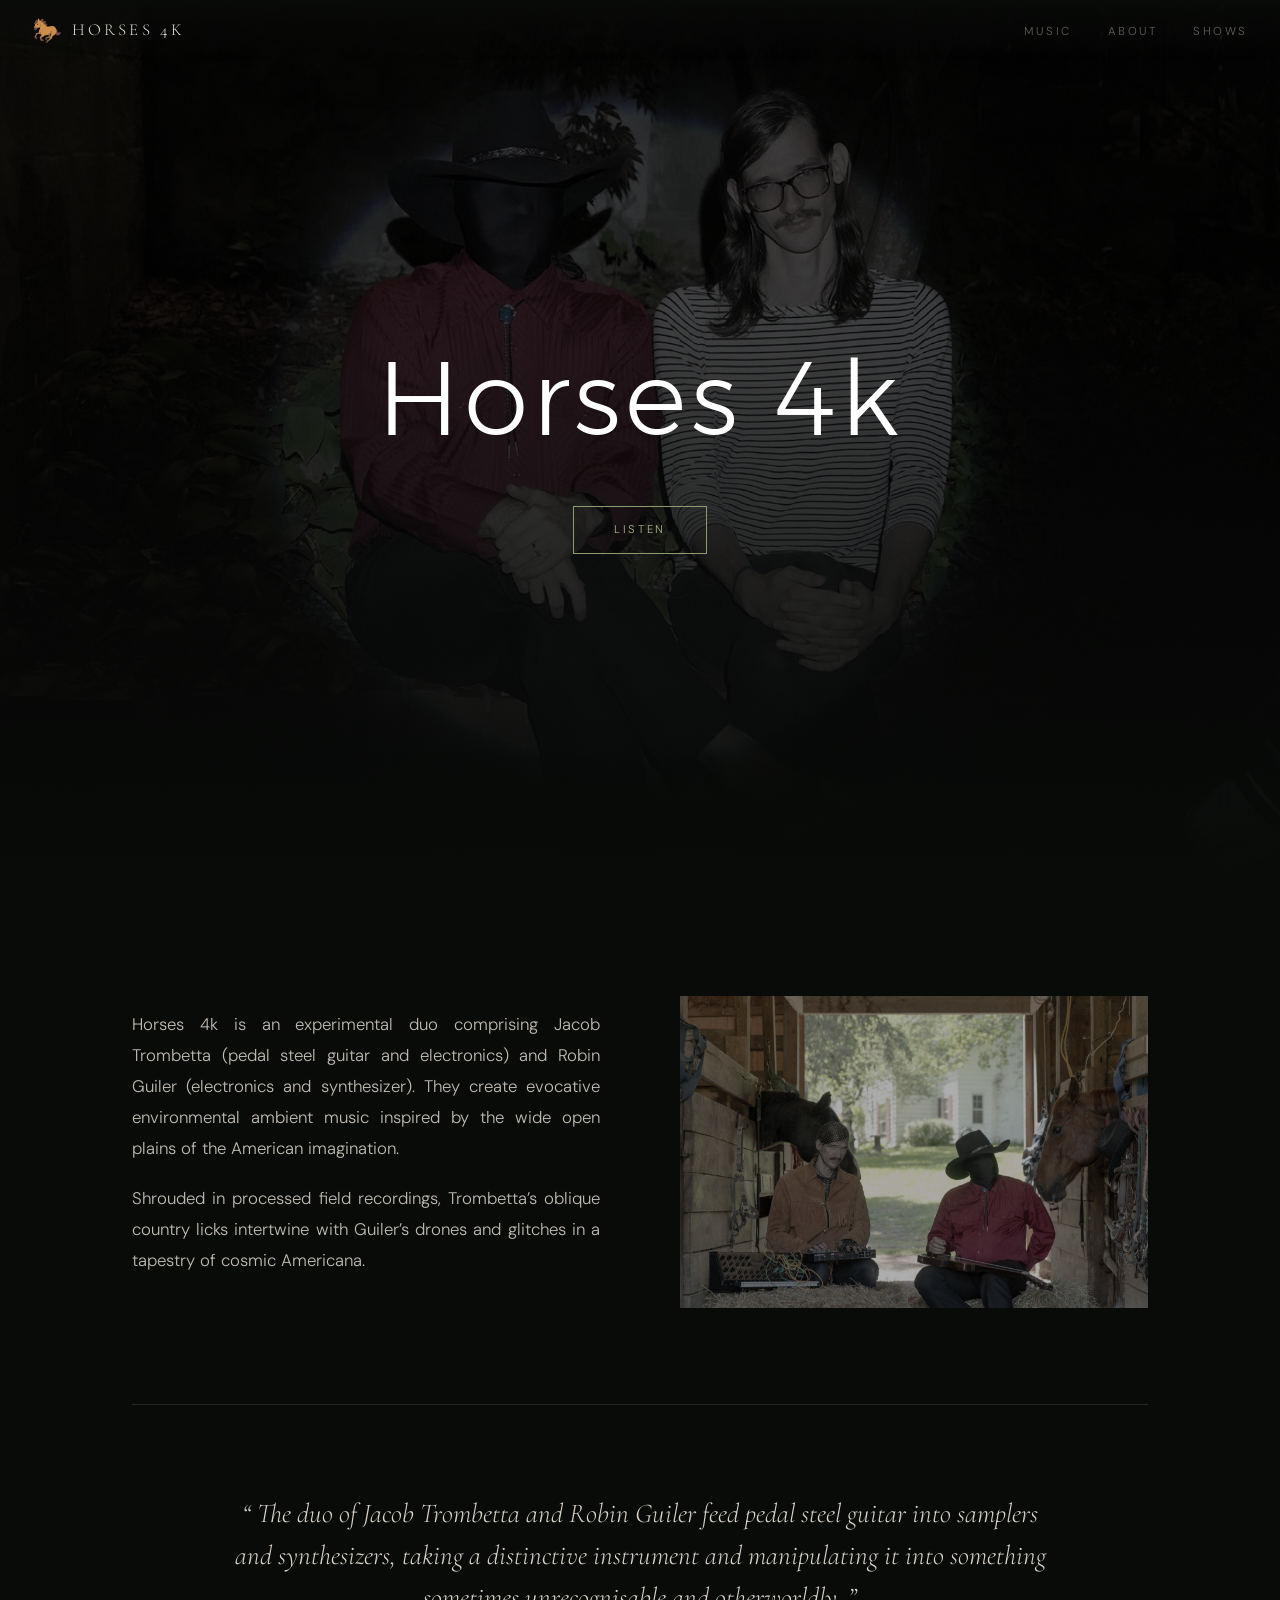
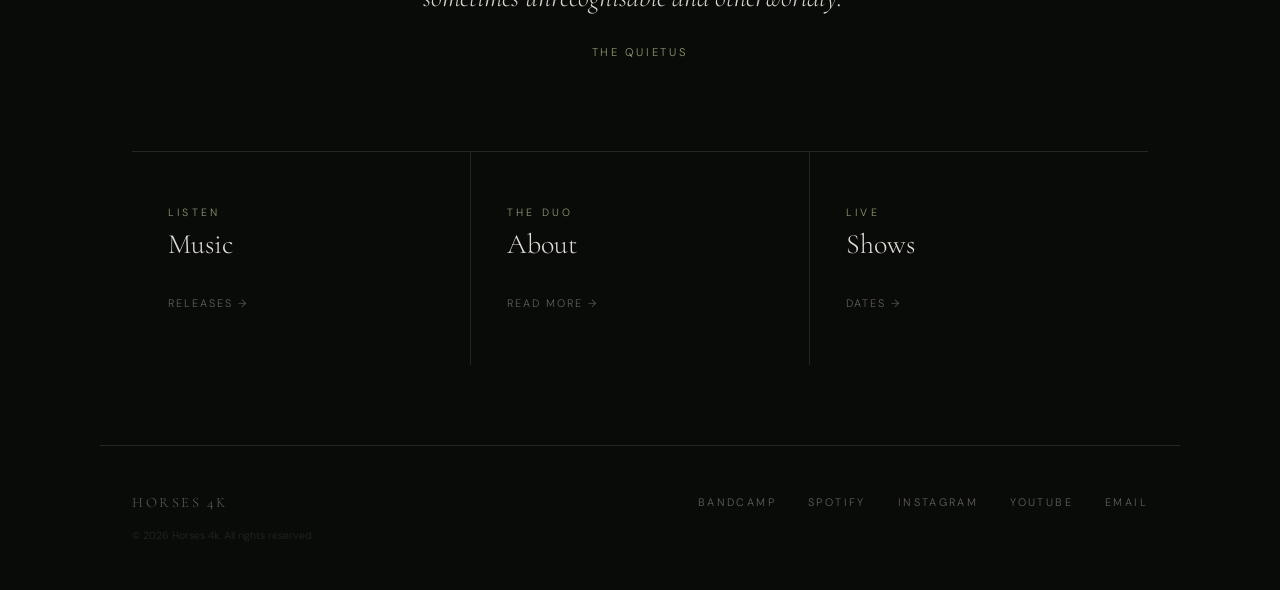
<file: index.html>
<!DOCTYPE html>
<html lang="en">
<head>
  <meta charset="UTF-8">
  <meta name="viewport" content="width=device-width, initial-scale=1.0">
  <meta name="theme-color" content="#090b09">
  <title>Horses 4k — Ambient Country, Cleveland, OH</title>
  <meta name="description" content="Horses 4k is an experimental duo from Cleveland, Ohio. Jacob Trombetta and Robin Guiler feed pedal steel guitar into samplers and synthesizers — cosmic Americana for the wide open dark.">
  <link rel="canonical" href="https://horses4k.rodeo/">
  <meta property="og:type" content="website">
  <meta property="og:site_name" content="Horses 4k">
  <meta property="og:url" content="https://horses4k.rodeo/">
  <meta property="og:title" content="Horses 4k">
  <meta property="og:description" content="Pedal steel fed into samplers and synthesizers. Cosmic Americana from Cleveland, OH.">
  <meta property="og:image" content="https://horses4k.rodeo/images/web/horses_4k_web.jpg">
  <meta property="og:image:alt" content="Horses 4k — nighttime garden portrait">
  <meta name="twitter:card" content="summary_large_image">
  <meta name="twitter:title" content="Horses 4k">
  <meta name="twitter:description" content="Pedal steel fed into samplers and synthesizers. Cosmic Americana from Cleveland, OH.">
  <meta name="twitter:image" content="https://horses4k.rodeo/images/web/horses_4k_web.jpg">
  <meta name="twitter:image:alt" content="Horses 4k — nighttime garden portrait">
  <link rel="icon" href="/images/logo.png" type="image/png">
  <link rel="apple-touch-icon" href="/images/logo.png">
  <link rel="preconnect" href="https://fonts.googleapis.com">
  <link rel="preconnect" href="https://fonts.gstatic.com" crossorigin>
  <link rel="stylesheet" href="https://fonts.googleapis.com/css2?family=Cormorant+Garamond:ital,wght@0,300;0,400;0,600;1,300;1,400&family=DM+Sans:opsz,wght@9..40,300;9..40,400&display=swap">
  <link rel="stylesheet" href="/css/style.css">
  <script type="application/ld+json">
  {
    "@context": "https://schema.org",
    "@type": "MusicGroup",
    "name": "Horses 4k",
    "url": "https://horses4k.rodeo",
    "description": "Horses 4k is an experimental duo from Cleveland, Ohio. Jacob Trombetta and Robin Guiler create evocative environmental ambient music — pedal steel guitar fed through samplers and synthesizers, cosmic Americana.",
    "genre": ["Ambient", "Experimental", "Americana", "Electronic"],
    "foundingLocation": { "@type": "Place", "name": "Cleveland, Ohio, USA" },
    "sameAs": [
      "https://www.instagram.com/horses4k_music/",
      "https://www.youtube.com/@Horses4k-music",
      "https://horses4k.bandcamp.com/",
      "https://open.spotify.com/artist/7i4IBPXbDUPzhd3XxN7yWX"
    ],
    "email": "horses4kmusic@gmail.com",
    "member": [
      {
        "@type": "OrganizationRole",
        "member": { "@type": "Person", "name": "Jacob Trombetta", "url": "https://jacobtrombetta.com" },
        "roleName": "Pedal Steel Guitar, Electronics"
      },
      {
        "@type": "OrganizationRole",
        "member": { "@type": "Person", "name": "Robin Guiler", "url": "https://softpedestal.bandcamp.com" },
        "roleName": "Electronics, Synthesizer"
      }
    ]
  }
  </script>
  <script data-goatcounter="https://horses4k.goatcounter.com/count" async src="https://gc.zgo.at/count.js"></script>
</head>
<body>
  <header>
    <nav class="site-nav" aria-label="Main navigation">
      <a href="/" class="nav-brand">
        <img src="/images/logo.png" alt="" aria-hidden="true" width="30" height="30">
        Horses 4k
      </a>
      <ul class="nav-links" role="list">
        <li><a href="/music">Music</a></li>
        <li><a href="/about">About</a></li>
        <li><a href="/shows">Shows</a></li>
      </ul>
      <button class="nav-toggle" aria-label="Open menu" aria-expanded="false" aria-controls="nav-drawer">
        <span></span><span></span><span></span>
      </button>
    </nav>
    <nav class="nav-drawer" id="nav-drawer" aria-label="Mobile navigation">
      <a href="/music">Music</a>
      <a href="/about">About</a>
      <a href="/shows">Shows</a>
    </nav>
  </header>

  <main>
    <section class="hero" aria-label="Band introduction">
      <div class="hero-bg" role="img" aria-label="Horses 4k — nighttime garden portrait"></div>
      <div class="hero-overlay"></div>
      <div class="hero-inner">
        <h1 class="hero-title">Horses 4k</h1>
        <a href="/music" class="hero-cta">Listen</a>
      </div>
    </section>

    <div class="site-wrapper">
      <section class="home-intro" aria-label="About">
        <div class="home-intro-text">
          <p>Horses 4k is an experimental duo comprising Jacob Trombetta (pedal steel guitar and electronics) and Robin Guiler (electronics and synthesizer). They create evocative environmental ambient music inspired by the wide open plains of the American imagination.</p>
          <p>Shrouded in processed field recordings, Trombetta&#8217;s oblique country licks intertwine with Guiler&#8217;s drones and glitches in a tapestry of cosmic Americana.</p>
        </div>
        <div class="home-intro-img">
          <img
            src="/images/web/horses_4k_hay.jpg"
            alt="Horses 4k performing in a horse stable — Jacob on pedal steel, Robin on synthesizer, with horses looking on"
            width="1600" height="1067"
            loading="lazy">
        </div>
      </section>

      <section class="press-quote" aria-label="Press">
        <blockquote>
          The duo of Jacob Trombetta and Robin Guiler feed pedal steel guitar into samplers and synthesizers, taking a distinctive instrument and manipulating it into something sometimes unrecognisable and otherworldly.
        </blockquote>
        <p class="press-source">
          <a href="https://thequietus.com/quietus-reviews/horses-4k-nina-review/" target="_blank" rel="noopener noreferrer">The Quietus</a>
        </p>
      </section>

      <nav class="home-links" aria-label="Site sections">
        <a class="home-link" href="/music">
          <span class="lbl">Listen</span>
          <span class="ttl">Music</span>
          <span class="arr">Releases &rarr;</span>
        </a>
        <a class="home-link" href="/about">
          <span class="lbl">The Duo</span>
          <span class="ttl">About</span>
          <span class="arr">Read more &rarr;</span>
        </a>
        <a class="home-link" href="/shows">
          <span class="lbl">Live</span>
          <span class="ttl">Shows</span>
          <span class="arr">Dates &rarr;</span>
        </a>
      </nav>
    </div>
  </main>

  <footer>
    <div class="site-footer">
      <span class="footer-brand">Horses 4k</span>
      <nav class="footer-socials" aria-label="Social links">
        <a href="https://horses4k.bandcamp.com/" target="_blank" rel="noopener noreferrer">Bandcamp</a>
        <a href="https://open.spotify.com/artist/7i4IBPXbDUPzhd3XxN7yWX" target="_blank" rel="noopener noreferrer">Spotify</a>
        <a href="https://www.instagram.com/horses4k_music/" target="_blank" rel="noopener noreferrer">Instagram</a>
        <a href="https://www.youtube.com/@Horses4k-music" target="_blank" rel="noopener noreferrer">YouTube</a>
        <a href="mailto:horses4kmusic@gmail.com">Email</a>
      </nav>
      <p class="footer-copy">&copy; 2026 Horses 4k. All rights reserved.</p>
    </div>
  </footer>

  <script src="/js/main.js"></script>
</body>
</html>
</file>
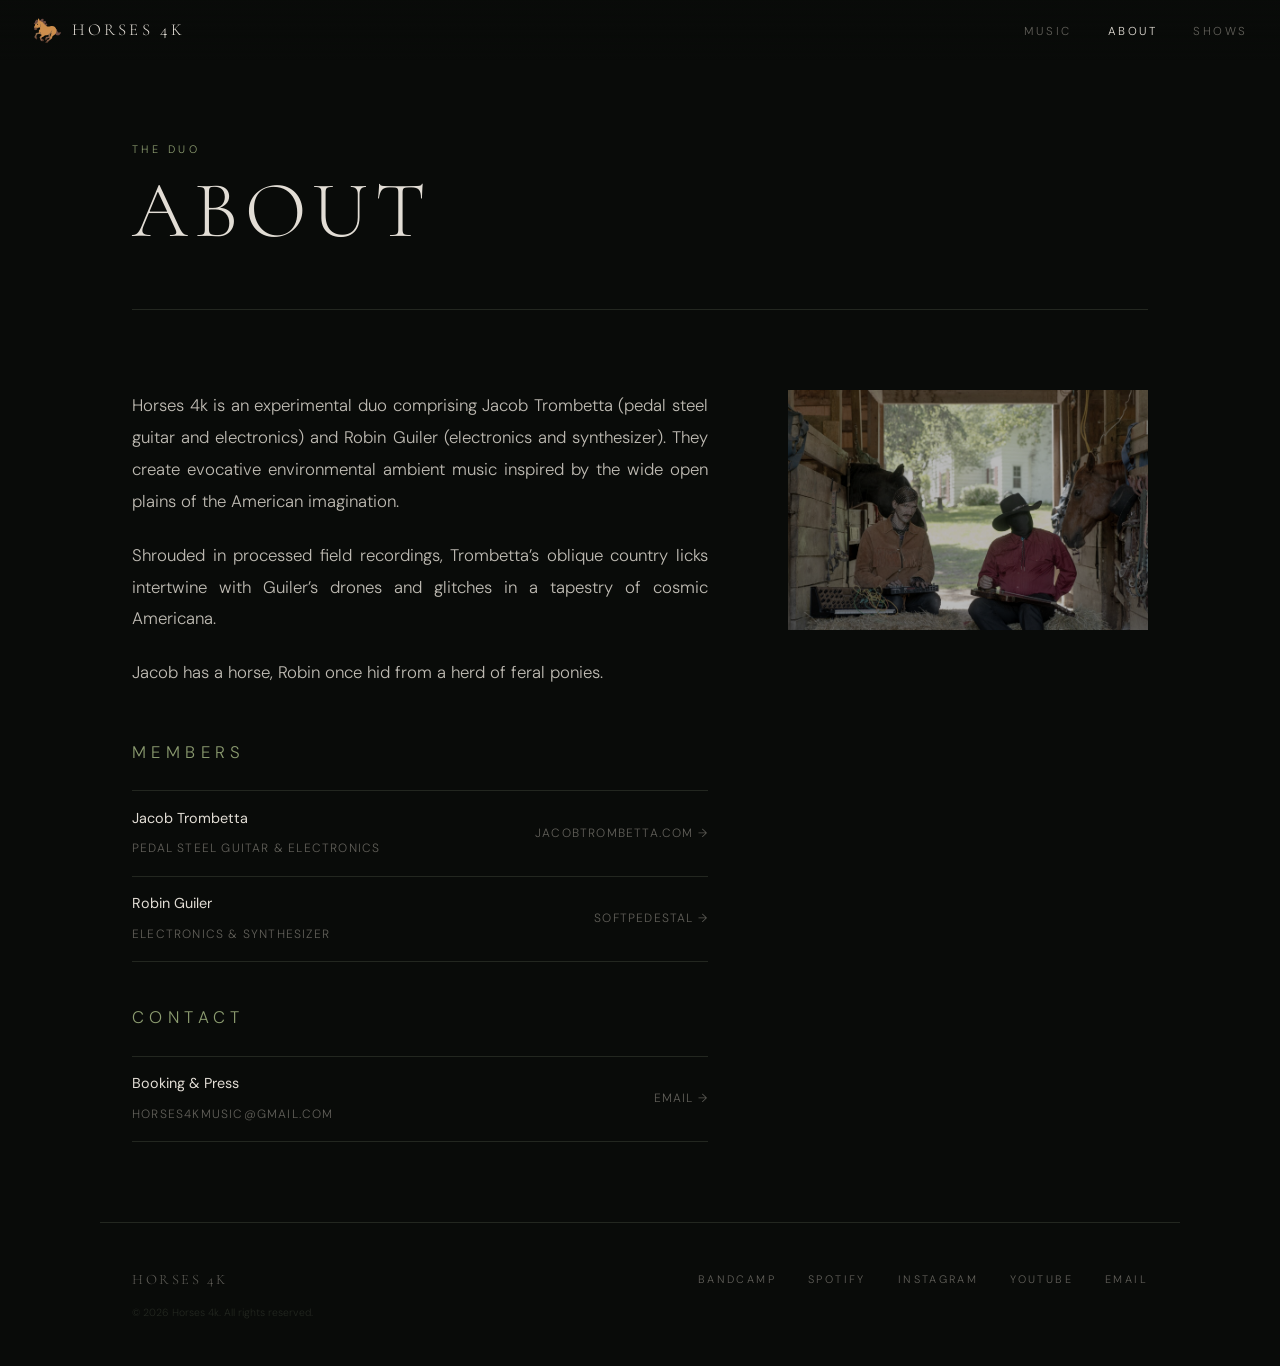
<file: about.html>
<!DOCTYPE html>
<html lang="en">
<head>
  <meta charset="UTF-8">
  <meta name="viewport" content="width=device-width, initial-scale=1.0">
  <meta name="theme-color" content="#090b09">
  <title>About — Horses 4k</title>
  <meta name="description" content="Horses 4k is Jacob Trombetta (pedal steel guitar, electronics) and Robin Guiler (electronics, synthesizer) — an experimental duo from Cleveland, Ohio creating cosmic Americana.">
  <link rel="canonical" href="https://horses4k.rodeo/about">
  <meta property="og:type" content="website">
  <meta property="og:site_name" content="Horses 4k">
  <meta property="og:url" content="https://horses4k.rodeo/about">
  <meta property="og:title" content="About — Horses 4k">
  <meta property="og:description" content="Jacob Trombetta (pedal steel guitar, electronics) and Robin Guiler (electronics, synthesizer) — experimental ambient country from Cleveland, Ohio.">
  <meta property="og:image" content="https://horses4k.rodeo/images/web/horses_4k_web.jpg">
  <meta property="og:image:alt" content="Horses 4k — nighttime garden portrait">
  <meta name="twitter:card" content="summary_large_image">
  <meta name="twitter:title" content="About — Horses 4k">
  <meta name="twitter:description" content="Jacob Trombetta (pedal steel guitar, electronics) and Robin Guiler (electronics, synthesizer) — experimental ambient country from Cleveland, Ohio.">
  <meta name="twitter:image" content="https://horses4k.rodeo/images/web/horses_4k_web.jpg">
  <meta name="twitter:image:alt" content="Horses 4k — nighttime garden portrait">
  <link rel="icon" href="/images/logo.png" type="image/png">
  <link rel="apple-touch-icon" href="/images/logo.png">
  <link rel="preconnect" href="https://fonts.googleapis.com">
  <link rel="preconnect" href="https://fonts.gstatic.com" crossorigin>
  <link rel="stylesheet" href="https://fonts.googleapis.com/css2?family=Cormorant+Garamond:ital,wght@0,300;0,400;0,600;1,300;1,400&family=DM+Sans:opsz,wght@9..40,300;9..40,400&display=swap">
  <link rel="stylesheet" href="/css/style.css">
  <script type="application/ld+json">
  {
    "@context": "https://schema.org",
    "@type": "MusicGroup",
    "name": "Horses 4k",
    "url": "https://horses4k.rodeo",
    "description": "Horses 4k is an experimental duo from Cleveland, Ohio. Jacob Trombetta and Robin Guiler create evocative environmental ambient music — pedal steel guitar fed through samplers and synthesizers, cosmic Americana.",
    "genre": ["Ambient", "Experimental", "Americana", "Electronic"],
    "foundingLocation": { "@type": "Place", "name": "Cleveland, Ohio, USA" },
    "email": "horses4kmusic@gmail.com",
    "sameAs": [
      "https://www.instagram.com/horses4k_music/",
      "https://www.youtube.com/@Horses4k-music",
      "https://horses4k.bandcamp.com/",
      "https://open.spotify.com/artist/7i4IBPXbDUPzhd3XxN7yWX"
    ],
    "member": [
      {
        "@type": "OrganizationRole",
        "member": {
          "@type": "Person",
          "name": "Jacob Trombetta",
          "url": "https://jacobtrombetta.com"
        },
        "roleName": "Pedal Steel Guitar, Electronics"
      },
      {
        "@type": "OrganizationRole",
        "member": {
          "@type": "Person",
          "name": "Robin Guiler",
          "url": "https://softpedestal.bandcamp.com"
        },
        "roleName": "Electronics, Synthesizer"
      }
    ]
  }
  </script>
  <script data-goatcounter="https://horses4k.goatcounter.com/count" async src="https://gc.zgo.at/count.js"></script>
</head>
<body>
  <header>
    <nav class="site-nav" aria-label="Main navigation">
      <a href="/" class="nav-brand">
        <img src="/images/logo.png" alt="" aria-hidden="true" width="30" height="30">
        Horses 4k
      </a>
      <ul class="nav-links" role="list">
        <li><a href="/music">Music</a></li>
        <li><a href="/about" aria-current="page">About</a></li>
        <li><a href="/shows">Shows</a></li>
      </ul>
      <button class="nav-toggle" aria-label="Open menu" aria-expanded="false" aria-controls="nav-drawer">
        <span></span><span></span><span></span>
      </button>
    </nav>
    <nav class="nav-drawer" id="nav-drawer" aria-label="Mobile navigation">
      <a href="/music">Music</a>
      <a href="/about">About</a>
      <a href="/shows">Shows</a>
    </nav>
  </header>

  <main>
    <div class="site-wrapper">
      <div class="page-header">
        <p class="eyebrow">The Duo</p>
        <h1 class="page-title">About</h1>
      </div>

      <div class="about-grid">
        <div class="about-text">
          <p>Horses 4k is an experimental duo comprising Jacob Trombetta (pedal steel guitar and electronics) and Robin Guiler (electronics and synthesizer). They create evocative environmental ambient music inspired by the wide open plains of the American imagination.</p>
          <p>Shrouded in processed field recordings, Trombetta’s oblique country licks intertwine with Guiler’s drones and glitches in a tapestry of cosmic Americana.</p>
          <p>Jacob has a horse, Robin once hid from a herd of feral ponies.</p>

          <p class="about-members-label">Members</p>

          <a class="member-row" href="https://jacobtrombetta.com" target="_blank" rel="noopener noreferrer">
            <div>
              <strong>Jacob Trombetta</strong>
              <span>Pedal Steel Guitar &amp; Electronics</span>
            </div>
            <span class="member-ext">jacobtrombetta.com &rarr;</span>
          </a>

          <a class="member-row" href="https://softpedestal.bandcamp.com" target="_blank" rel="noopener noreferrer">
            <div>
              <strong>Robin Guiler</strong>
              <span>Electronics &amp; Synthesizer</span>
            </div>
            <span class="member-ext">softpedestal &rarr;</span>
          </a>

          <p class="about-members-label" style="margin-top:2.5rem;">Contact</p>
          <a class="member-row" href="mailto:horses4kmusic@gmail.com">
            <div>
              <strong>Booking &amp; Press</strong>
              <span>horses4kmusic@gmail.com</span>
            </div>
            <span class="member-ext">Email &rarr;</span>
          </a>
        </div>

        <aside class="about-photo-wrap">
          <img
            src="/images/web/horses_4k_hay.jpg"
            alt="Horses 4k in a barn — Jacob Trombetta on lap steel guitar and Robin Guiler on synthesizer, flanked by two horses"
            width="1600" height="1067"
            loading="lazy">
        </aside>
      </div>
    </div>
  </main>

  <footer>
    <div class="site-footer">
      <span class="footer-brand">Horses 4k</span>
      <nav class="footer-socials" aria-label="Social links">
        <a href="https://horses4k.bandcamp.com/" target="_blank" rel="noopener noreferrer">Bandcamp</a>
        <a href="https://open.spotify.com/artist/7i4IBPXbDUPzhd3XxN7yWX" target="_blank" rel="noopener noreferrer">Spotify</a>
        <a href="https://www.instagram.com/horses4k_music/" target="_blank" rel="noopener noreferrer">Instagram</a>
        <a href="https://www.youtube.com/@Horses4k-music" target="_blank" rel="noopener noreferrer">YouTube</a>
        <a href="mailto:horses4kmusic@gmail.com">Email</a>
      </nav>
      <p class="footer-copy">&copy; 2026 Horses 4k. All rights reserved.</p>
    </div>
  </footer>

  <script src="/js/main.js"></script>
</body>
</html>
</file>
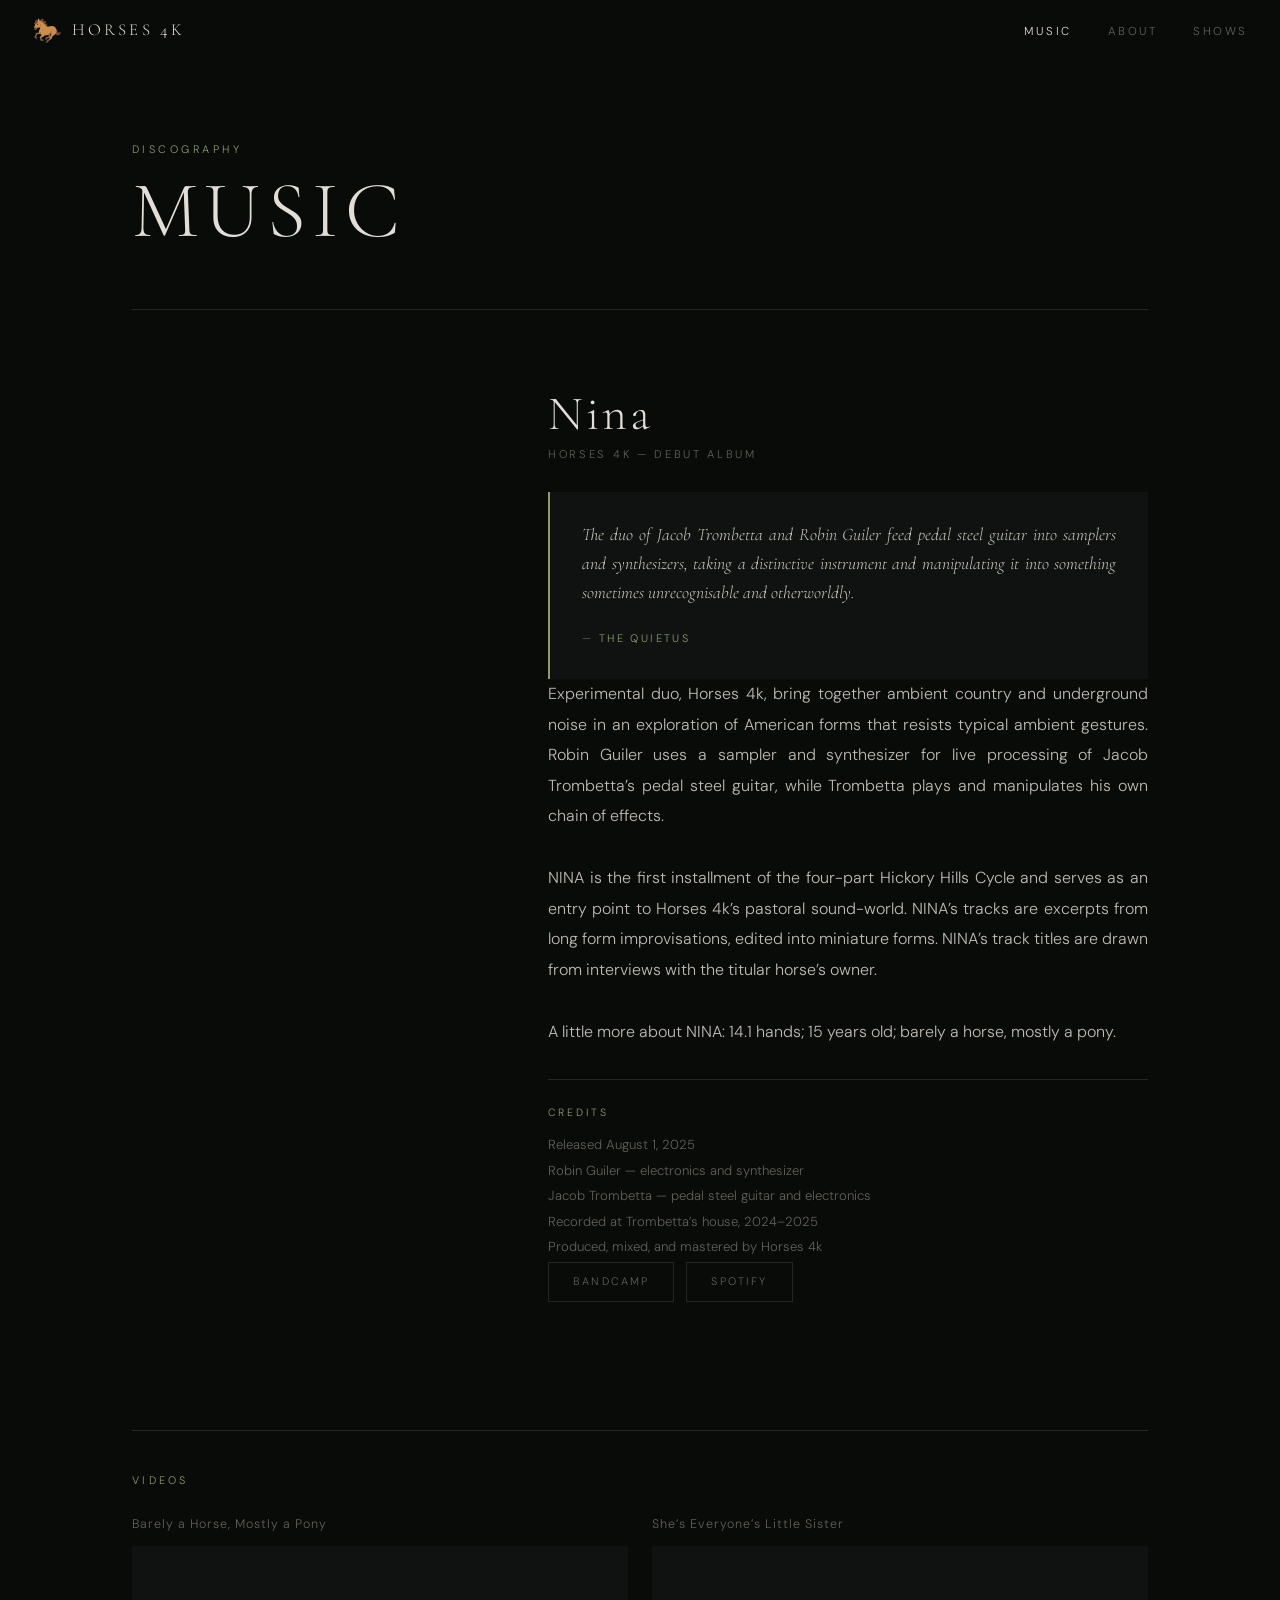
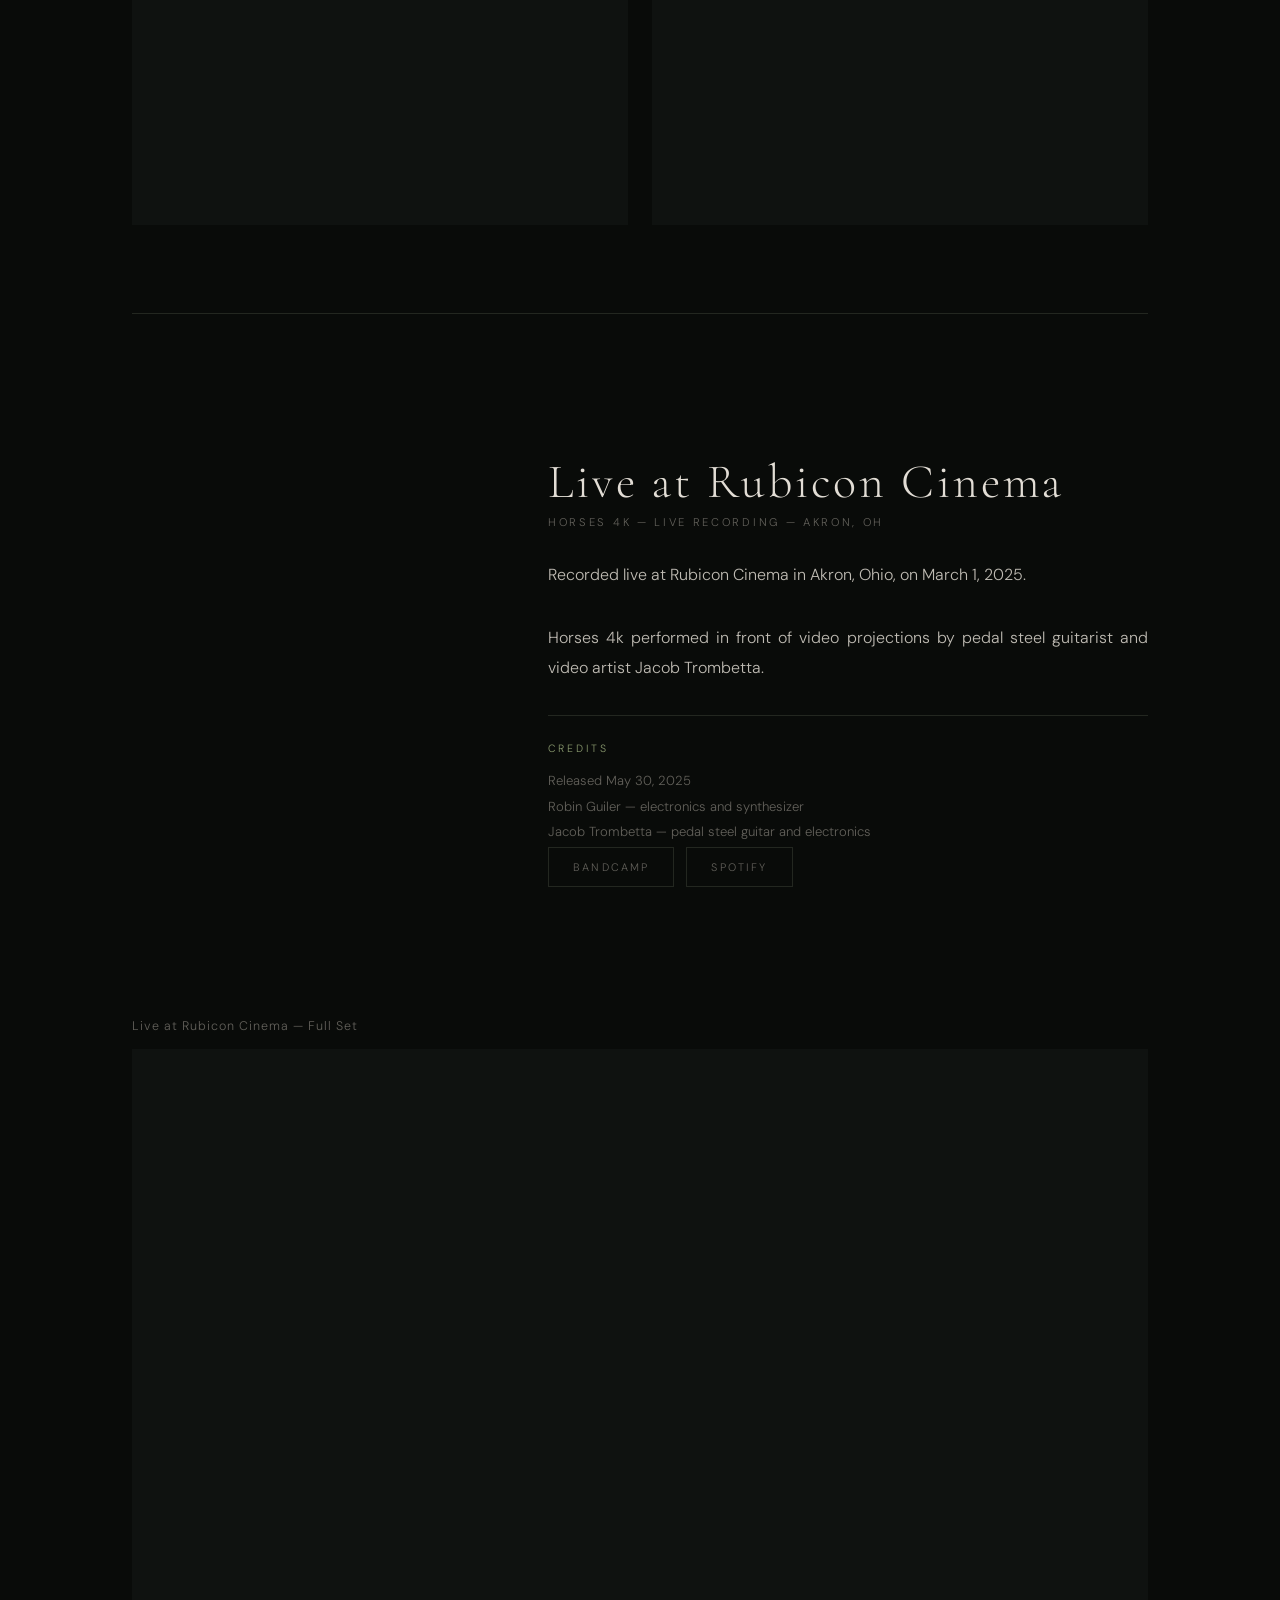
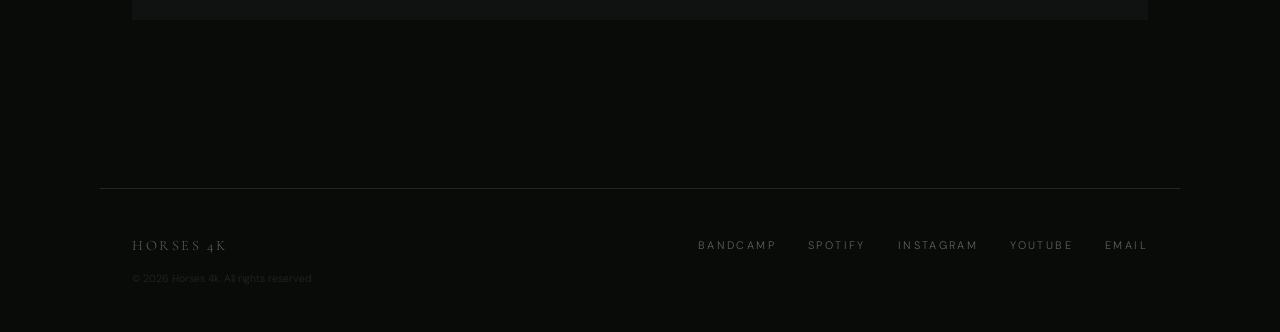
<file: music.html>
<!DOCTYPE html>
<html lang="en">
<head>
  <meta charset="UTF-8">
  <meta name="viewport" content="width=device-width, initial-scale=1.0">
  <meta name="theme-color" content="#090b09">
  <title>Music — Horses 4k</title>
  <meta name="description" content="Listen to NINA and Live at Rubicon Cinema from Horses 4k. Pedal steel guitar fed through samplers and synthesizers — ambient, experimental, cosmic Americana. On Bandcamp and Spotify.">
  <link rel="canonical" href="https://horses4k.rodeo/music">
  <meta property="og:type" content="website">
  <meta property="og:site_name" content="Horses 4k">
  <meta property="og:url" content="https://horses4k.rodeo/music">
  <meta property="og:title" content="Music — Horses 4k">
  <meta property="og:description" content="Listen to NINA and Live at Rubicon Cinema from Horses 4k — on Bandcamp and Spotify.">
  <meta property="og:image" content="https://horses4k.rodeo/images/web/horses_4k_web.jpg">
  <meta property="og:image:alt" content="Horses 4k — nighttime garden portrait">
  <meta name="twitter:card" content="summary_large_image">
  <meta name="twitter:title" content="Music — Horses 4k">
  <meta name="twitter:description" content="Listen to NINA and Live at Rubicon Cinema from Horses 4k — on Bandcamp and Spotify.">
  <meta name="twitter:image" content="https://horses4k.rodeo/images/web/horses_4k_web.jpg">
  <meta name="twitter:image:alt" content="Horses 4k — nighttime garden portrait">
  <link rel="icon" href="/images/logo.png" type="image/png">
  <link rel="apple-touch-icon" href="/images/logo.png">
  <link rel="preconnect" href="https://fonts.googleapis.com">
  <link rel="preconnect" href="https://fonts.gstatic.com" crossorigin>
  <link rel="stylesheet" href="https://fonts.googleapis.com/css2?family=Cormorant+Garamond:ital,wght@0,300;0,400;0,600;1,300;1,400&family=DM+Sans:opsz,wght@9..40,300;9..40,400&display=swap">
  <link rel="stylesheet" href="/css/style.css">
  <script type="application/ld+json">
  {
    "@context": "https://schema.org",
    "@type": "ItemList",
    "name": "Horses 4k Discography",
    "itemListElement": [
      {
        "@type": "ListItem",
        "position": 1,
        "item": {
          "@type": "MusicAlbum",
          "name": "NINA",
          "byArtist": { "@type": "MusicGroup", "name": "Horses 4k", "url": "https://horses4k.rodeo" },
          "datePublished": "2025-08-01",
          "genre": ["Ambient", "Experimental", "Americana", "Electronic"],
          "sameAs": "https://horses4k.bandcamp.com/album/nina"
        }
      },
      {
        "@type": "ListItem",
        "position": 2,
        "item": {
          "@type": "MusicAlbum",
          "name": "Live at Rubicon Cinema",
          "byArtist": { "@type": "MusicGroup", "name": "Horses 4k", "url": "https://horses4k.rodeo" },
          "datePublished": "2025-05-30",
          "genre": ["Ambient", "Experimental", "Americana", "Electronic"],
          "sameAs": "https://horses4k.bandcamp.com/album/live-at-rubicon-cinema"
        }
      }
    ]
  }
  </script>
  <script data-goatcounter="https://horses4k.goatcounter.com/count" async src="https://gc.zgo.at/count.js"></script>
</head>
<body>
  <header>
    <nav class="site-nav" aria-label="Main navigation">
      <a href="/" class="nav-brand">
        <img src="/images/logo.png" alt="" aria-hidden="true" width="30" height="30">
        Horses 4k
      </a>
      <ul class="nav-links" role="list">
        <li><a href="/music" aria-current="page">Music</a></li>
        <li><a href="/about">About</a></li>
        <li><a href="/shows">Shows</a></li>
      </ul>
      <button class="nav-toggle" aria-label="Open menu" aria-expanded="false" aria-controls="nav-drawer">
        <span></span><span></span><span></span>
      </button>
    </nav>
    <nav class="nav-drawer" id="nav-drawer" aria-label="Mobile navigation">
      <a href="/music">Music</a>
      <a href="/about">About</a>
      <a href="/shows">Shows</a>
    </nav>
  </header>

  <main>
    <div class="site-wrapper">
      <div class="page-header">
        <p class="eyebrow">Discography</p>
        <h1 class="page-title">Music</h1>
      </div>

      <!-- NINA -->
      <div class="section">
        <article class="release" aria-label="NINA album">
          <div class="release-embed">
            <iframe style="border: 0; width: 350px; height: 537px;" src="https://bandcamp.com/EmbeddedPlayer/album=3293119576/size=large/bgcol=ffffff/linkcol=f171a2/package=1424763917/tracklist=false/transparent=true/" seamless loading="lazy" title="Nina by Horses 4k on Bandcamp"><a href="https://horses4k.bandcamp.com/album/nina">Nina by Horses 4k</a></iframe>
          </div>
          <div>
            <h2 class="release-name">Nina</h2>
            <p class="release-meta">Horses 4k &mdash; Debut Album</p>
            <div class="press-block">
              <p>
                The duo of Jacob Trombetta and Robin Guiler feed pedal steel guitar into samplers and synthesizers, taking a distinctive instrument and manipulating it into something sometimes unrecognisable and otherworldly.
              </p>
              <cite>
                &mdash; <a href="https://thequietus.com/quietus-reviews/horses-4k-nina-review/" target="_blank" rel="noopener noreferrer">The Quietus</a>
              </cite>
            </div>
            <p class="release-desc">Experimental duo, Horses 4k, bring together ambient country and underground noise in an exploration of American forms that resists typical ambient gestures. Robin Guiler uses a sampler and synthesizer for live processing of Jacob Trombetta&#8217;s pedal steel guitar, while Trombetta plays and manipulates his own chain of effects.</p>
            <p class="release-desc">NINA is the first installment of the four-part Hickory Hills Cycle and serves as an entry point to Horses 4k&#8217;s pastoral sound-world. NINA&#8217;s tracks are excerpts from long form improvisations, edited into miniature forms. NINA&#8217;s track titles are drawn from interviews with the titular horse&#8217;s owner.</p>
            <p class="release-desc">A little more about NINA: 14.1 hands; 15 years old; barely a horse, mostly a pony.</p>
            <div class="release-credits">
              <p class="credits-label">Credits</p>
              <p>Released August 1, 2025</p>
              <p>Robin Guiler &mdash; electronics and synthesizer</p>
              <p>Jacob Trombetta &mdash; pedal steel guitar and electronics</p>
              <p>Recorded at Trombetta&#8217;s house, 2024&ndash;2025</p>
              <p>Produced, mixed, and mastered by Horses 4k</p>
            </div>
            <div class="stream-links">
              <a class="stream-link" href="https://horses4k.bandcamp.com/album/nina" target="_blank" rel="noopener noreferrer">Bandcamp</a>
              <a class="stream-link" href="https://open.spotify.com/album/5nmX8HXpPaRMTV4sTiRDmx?si=gulH1jfvQKCxSQWCxH1pyQ" target="_blank" rel="noopener noreferrer">Spotify</a>
            </div>
          </div>
        </article>

        <div class="videos-section">
          <p class="videos-label">Videos</p>
          <div class="video-grid">
            <div class="video-item">
              <p class="video-title">Barely a Horse, Mostly a Pony</p>
              <div class="video-wrap">
                <iframe src="https://www.youtube.com/embed/8s1OqO4umsU" title="Horses 4k — Barely a Horse, Mostly a Pony" loading="lazy" allow="accelerometer; autoplay; clipboard-write; encrypted-media; gyroscope; picture-in-picture; web-share" allowfullscreen></iframe>
              </div>
            </div>
            <div class="video-item">
              <p class="video-title">She&#8217;s Everyone&#8217;s Little Sister</p>
              <div class="video-wrap">
                <iframe src="https://www.youtube.com/embed/vUiULZUWxSs" title="Horses 4k — She's Everyone's Little Sister" loading="lazy" allow="accelerometer; autoplay; clipboard-write; encrypted-media; gyroscope; picture-in-picture; web-share" allowfullscreen></iframe>
              </div>
            </div>
          </div>
        </div>
      </div>

      <!-- Live at Rubicon Cinema -->
      <div class="section">
        <article class="release" aria-label="Live at Rubicon Cinema">
          <div class="release-embed">
            <iframe style="border: 0; width: 350px; height: 470px;" src="https://bandcamp.com/EmbeddedPlayer/album=2815399719/size=large/bgcol=ffffff/linkcol=f171a2/tracklist=false/transparent=true/" seamless loading="lazy" title="Live at Rubicon Cinema by Horses 4k on Bandcamp"><a href="https://horses4k.bandcamp.com/album/live-at-rubicon-cinema">Live at Rubicon Cinema by Horses 4k</a></iframe>
          </div>
          <div>
            <h2 class="release-name">Live at Rubicon Cinema</h2>
            <p class="release-meta">Horses 4k &mdash; Live Recording &mdash; Akron, OH</p>
            <p class="release-desc">Recorded live at Rubicon Cinema in Akron, Ohio, on March 1, 2025.</p>
            <p class="release-desc">Horses 4k performed in front of video projections by pedal steel guitarist and video artist Jacob Trombetta.</p>
            <div class="release-credits">
              <p class="credits-label">Credits</p>
              <p>Released May 30, 2025</p>
              <p>Robin Guiler &mdash; electronics and synthesizer</p>
              <p>Jacob Trombetta &mdash; pedal steel guitar and electronics</p>
            </div>
            <div class="stream-links">
              <a class="stream-link" href="https://horses4k.bandcamp.com/album/live-at-rubicon-cinema" target="_blank" rel="noopener noreferrer">Bandcamp</a>
              <a class="stream-link" href="https://open.spotify.com/album/6gVhr8aZvaHvvF86WHad2L?si=1A3PpqlNTgCgW1jU8rAZjA" target="_blank" rel="noopener noreferrer">Spotify</a>
            </div>
          </div>
        </article>

        <div class="video-single">
          <p class="video-title">Live at Rubicon Cinema &mdash; Full Set</p>
          <div class="video-wrap">
            <iframe src="https://www.youtube.com/embed/_eeq5iki3gE" title="Horses 4k — Live at Rubicon Cinema" loading="lazy" allow="accelerometer; autoplay; clipboard-write; encrypted-media; gyroscope; picture-in-picture; web-share" allowfullscreen></iframe>
          </div>
        </div>
      </div>

    </div>
  </main>

  <footer>
    <div class="site-footer">
      <span class="footer-brand">Horses 4k</span>
      <nav class="footer-socials" aria-label="Social links">
        <a href="https://horses4k.bandcamp.com/" target="_blank" rel="noopener noreferrer">Bandcamp</a>
        <a href="https://open.spotify.com/artist/7i4IBPXbDUPzhd3XxN7yWX" target="_blank" rel="noopener noreferrer">Spotify</a>
        <a href="https://www.instagram.com/horses4k_music/" target="_blank" rel="noopener noreferrer">Instagram</a>
        <a href="https://www.youtube.com/@Horses4k-music" target="_blank" rel="noopener noreferrer">YouTube</a>
        <a href="mailto:horses4kmusic@gmail.com">Email</a>
      </nav>
      <p class="footer-copy">&copy; 2026 Horses 4k. All rights reserved.</p>
    </div>
  </footer>

  <script src="/js/main.js"></script>
</body>
</html>
</file>
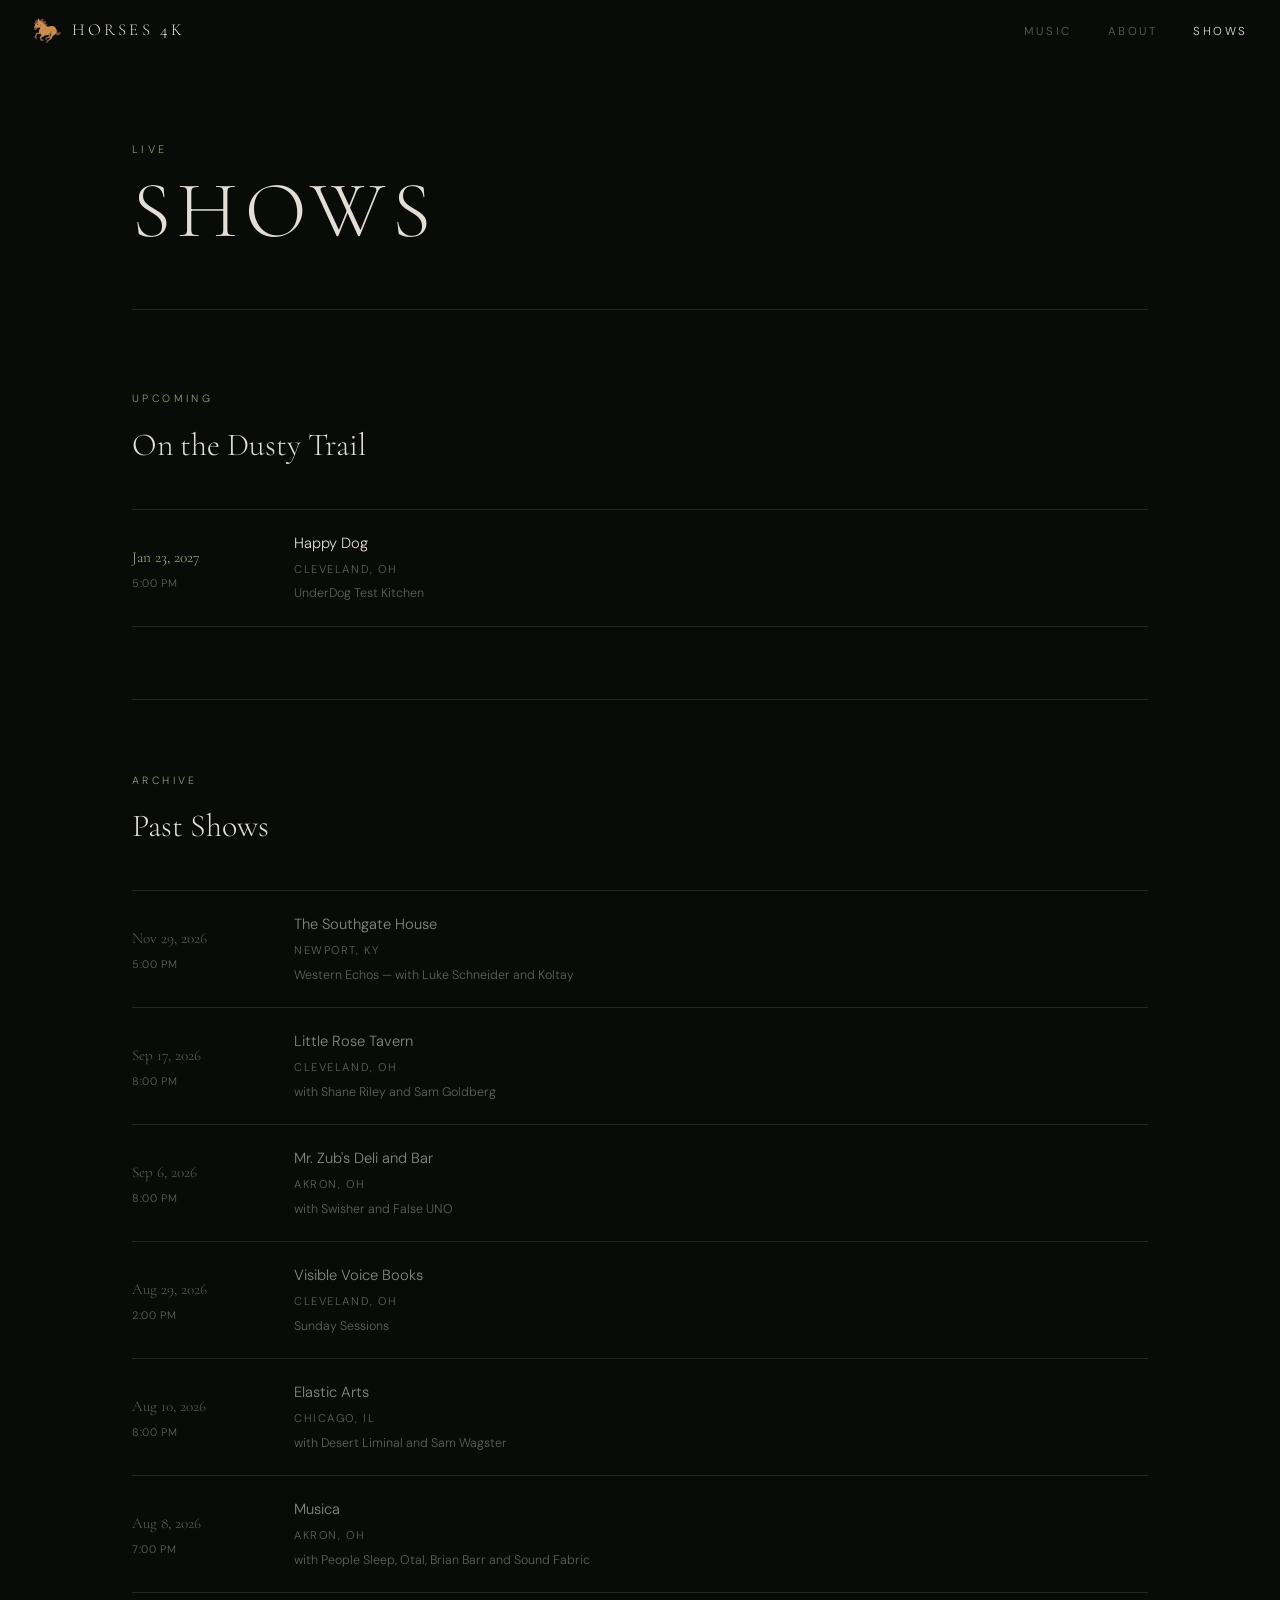
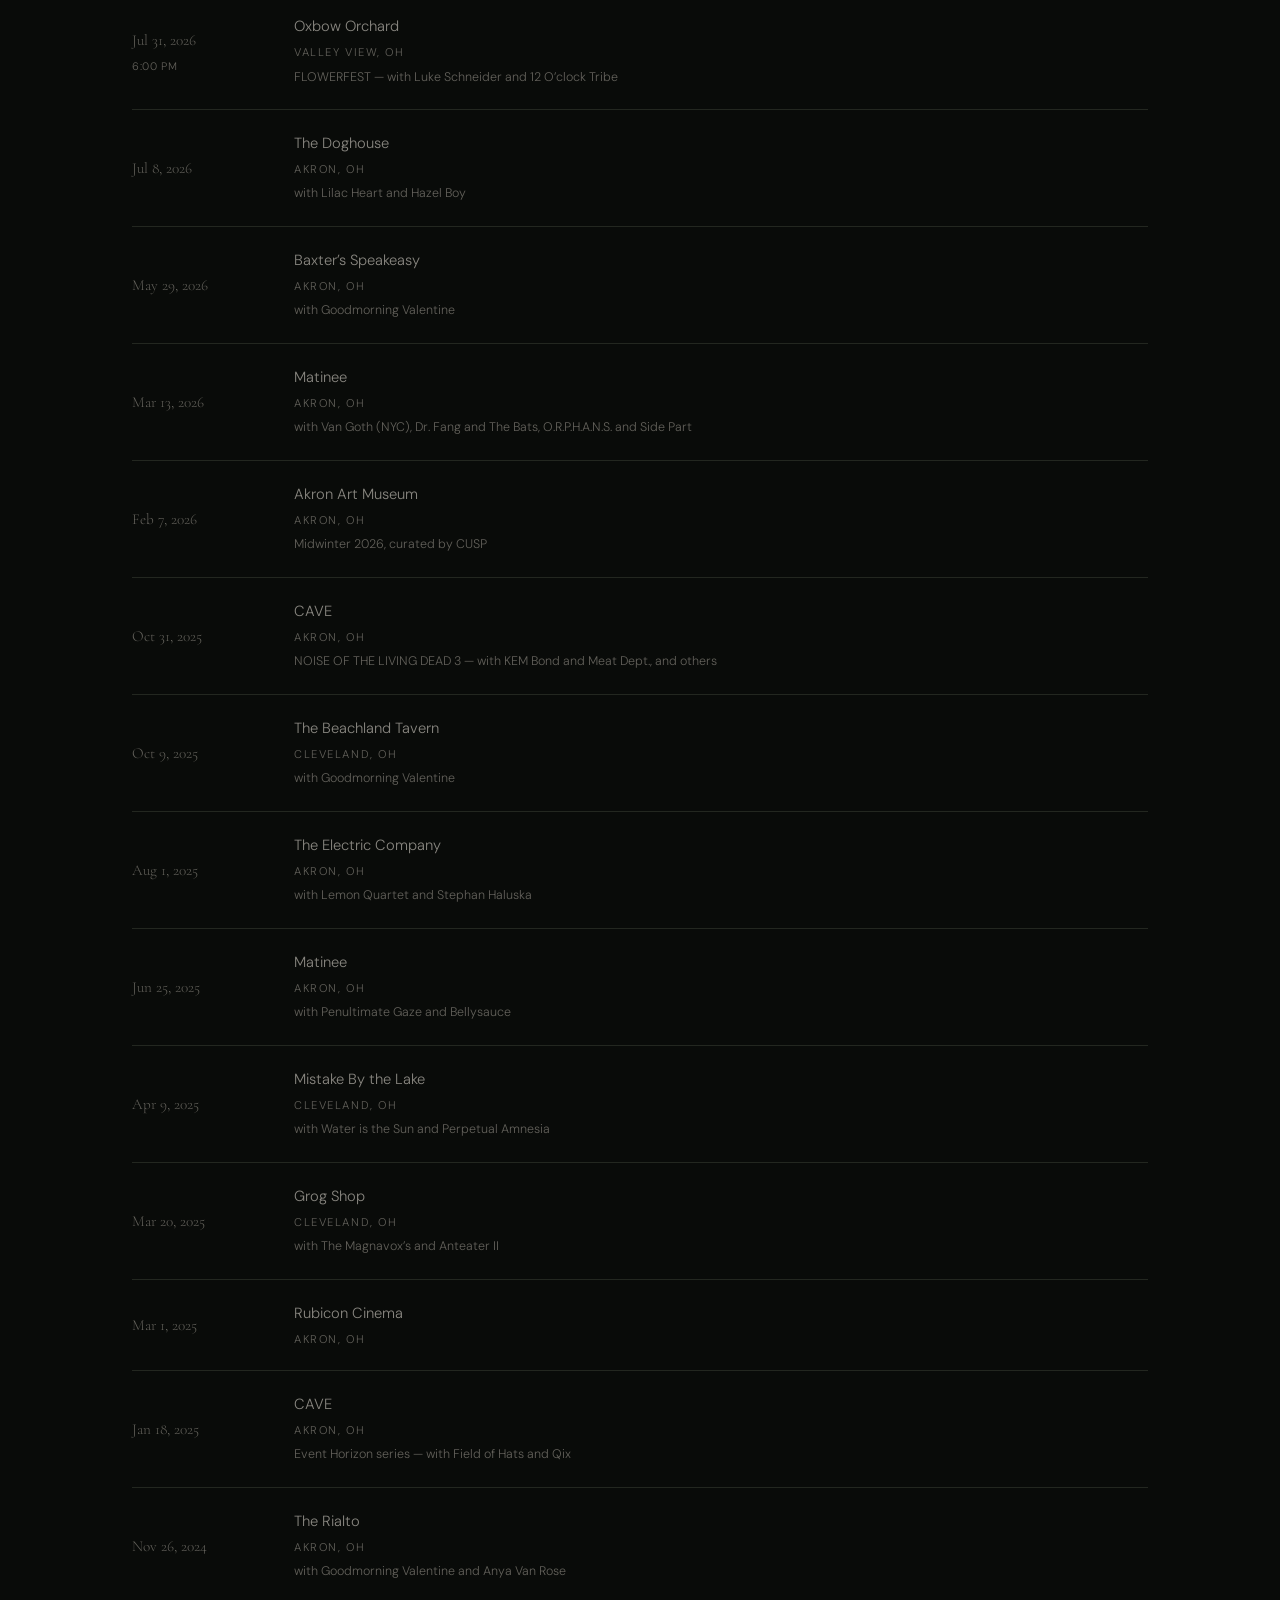
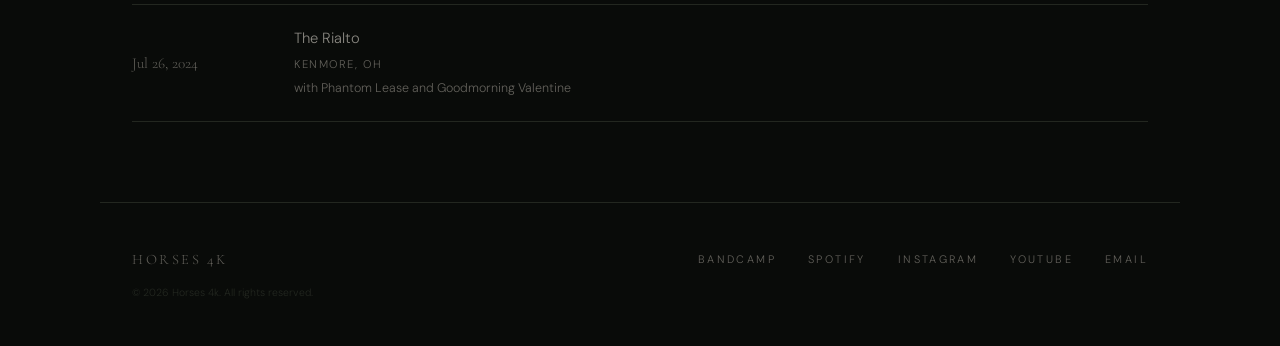
<file: shows.html>
<!DOCTYPE html>
<html lang="en">
<head>
  <meta charset="UTF-8">
  <meta name="viewport" content="width=device-width, initial-scale=1.0">
  <meta name="theme-color" content="#090b09">
  <title>Shows — Horses 4k</title>
  <meta name="description" content="Upcoming and past live performances from Horses 4k — experimental ambient country from Cleveland, Ohio.">
  <link rel="canonical" href="https://horses4k.rodeo/shows">
  <meta property="og:type" content="website">
  <meta property="og:site_name" content="Horses 4k">
  <meta property="og:url" content="https://horses4k.rodeo/shows">
  <meta property="og:title" content="Shows — Horses 4k">
  <meta property="og:description" content="Upcoming and past live performances from Horses 4k — Cleveland, Ohio.">
  <meta property="og:image" content="https://horses4k.rodeo/images/web/horses_4k_spotlight.jpg">
  <meta property="og:image:alt" content="Horses 4k performing under a spotlight">
  <meta name="twitter:card" content="summary_large_image">
  <meta name="twitter:title" content="Shows — Horses 4k">
  <meta name="twitter:description" content="Upcoming and past live performances from Horses 4k — Cleveland, Ohio.">
  <meta name="twitter:image" content="https://horses4k.rodeo/images/web/horses_4k_spotlight.jpg">
  <meta name="twitter:image:alt" content="Horses 4k performing under a spotlight">
  <link rel="icon" href="/images/logo.png" type="image/png">
  <link rel="apple-touch-icon" href="/images/logo.png">
  <link rel="preconnect" href="https://fonts.googleapis.com">
  <link rel="preconnect" href="https://fonts.gstatic.com" crossorigin>
  <link rel="stylesheet" href="https://fonts.googleapis.com/css2?family=Cormorant+Garamond:ital,wght@0,300;0,400;0,600;1,300;1,400&family=DM+Sans:opsz,wght@9..40,300;9..40,400&display=swap">
  <link rel="stylesheet" href="/css/style.css">
  <script type="application/ld+json" id="show-jsonld"></script>
  <script data-goatcounter="https://horses4k.goatcounter.com/count" async src="https://gc.zgo.at/count.js"></script>
</head>
<body>
  <header>
    <nav class="site-nav" aria-label="Main navigation">
      <a href="/" class="nav-brand">
        <img src="/images/logo.png" alt="" aria-hidden="true" width="30" height="30">
        Horses 4k
      </a>
      <ul class="nav-links" role="list">
        <li><a href="/music">Music</a></li>
        <li><a href="/about">About</a></li>
        <li><a href="/shows" aria-current="page">Shows</a></li>
      </ul>
      <button class="nav-toggle" aria-label="Open menu" aria-expanded="false" aria-controls="nav-drawer">
        <span></span><span></span><span></span>
      </button>
    </nav>
    <nav class="nav-drawer" id="nav-drawer" aria-label="Mobile navigation">
      <a href="/music">Music</a>
      <a href="/about">About</a>
      <a href="/shows">Shows</a>
    </nav>
  </header>

  <main>
    <div class="site-wrapper">
      <div class="page-header">
        <p class="eyebrow">Live</p>
        <h1 class="page-title">Shows</h1>
      </div>

      <section class="shows-block" aria-label="Upcoming shows">
        <p class="shows-section-label">Upcoming</p>
        <h2 class="shows-section-title">On the Dusty Trail</h2>
        <p id="upcoming-empty" class="shows-empty" hidden>No upcoming shows &mdash; check back soon.</p>
        <ul id="upcoming-shows" class="show-list"></ul>
      </section>

      <section class="shows-block" aria-label="Past shows">
        <p class="shows-section-label">Archive</p>
        <h2 class="shows-section-title">Past Shows</h2>
        <ul id="past-shows" class="show-list"></ul>
      </section>
    </div>
  </main>

  <footer>
    <div class="site-footer">
      <span class="footer-brand">Horses 4k</span>
      <nav class="footer-socials" aria-label="Social links">
        <a href="https://horses4k.bandcamp.com/" target="_blank" rel="noopener noreferrer">Bandcamp</a>
        <a href="https://open.spotify.com/artist/7i4IBPXbDUPzhd3XxN7yWX" target="_blank" rel="noopener noreferrer">Spotify</a>
        <a href="https://www.instagram.com/horses4k_music/" target="_blank" rel="noopener noreferrer">Instagram</a>
        <a href="https://www.youtube.com/@Horses4k-music" target="_blank" rel="noopener noreferrer">YouTube</a>
        <a href="mailto:horses4kmusic@gmail.com">Email</a>
      </nav>
      <p class="footer-copy">&copy; 2026 Horses 4k. All rights reserved.</p>
    </div>
  </footer>

  <script src="/js/main.js"></script>
  <script type="module" src="/js/shows.js"></script>
</body>
</html>
</file>
<file: css/style.css>
@font-face {
  font-family: 'Gontserrat';
  src: url('../fonts/Gontserrat-Light.woff2') format('woff2'),
       url('../fonts/Gontserrat-Light.ttf') format('truetype');
  font-weight: 300;
  font-style: normal;
  font-display: swap;
}

*, *::before, *::after { box-sizing: border-box; margin: 0; padding: 0; }

:root {
  --bg:         #090b09;
  --surface:    #0f1210;
  --surface-2:  #161a14;
  --border:     #232720;
  --text:       #bfbbb3;
  --text-muted: #62605a;
  --bright:     #e2ddd5;
  --accent:     #8c9c70;
  --accent-hi:  #aabb88;
  --warm:       #a0784a;
  --ff-d:       'Cormorant Garamond', Georgia, serif;
  --ff-b:       'DM Sans', system-ui, sans-serif;
  --max-w:      1080px;
  --nav-h:      60px;
}

html { scroll-behavior: smooth; }

body {
  background-color: var(--bg);
  color: var(--text);
  font-family: var(--ff-b);
  font-weight: 300;
  font-size: 16px;
  line-height: 1.75;
}

a { color: inherit; text-decoration: none; }
img { display: block; max-width: 100%; }
p { text-align: justify; hyphens: auto; }

/* ── nav ─────────────────────────────────────────────────── */

.site-nav {
  position: fixed;
  top: 0; left: 0; right: 0;
  z-index: 100;
  height: var(--nav-h);
  display: flex;
  align-items: center;
  justify-content: space-between;
  padding: 0 2rem;
  background: linear-gradient(to bottom,
    rgba(9,11,9,0.9) 0%,
    rgba(9,11,9,0) 100%);
  transition: background 0.35s;
}

.site-nav.scrolled {
  background: rgba(9,11,9,0.97);
  border-bottom: 1px solid var(--border);
}

.nav-brand {
  display: flex;
  align-items: center;
  gap: 0.65rem;
  font-family: var(--ff-d);
  font-size: 1.05rem;
  letter-spacing: 0.18em;
  text-transform: uppercase;
  color: var(--bright);
}

.nav-brand img {
  width: 30px;
  height: 30px;
  border-radius: 50%;
  opacity: 0.8;
}

.nav-links {
  list-style: none;
  display: flex;
  gap: 2.25rem;
}

.nav-links a {
  font-size: 0.72rem;
  letter-spacing: 0.22em;
  text-transform: uppercase;
  color: var(--text-muted);
  transition: color 0.2s;
}

.nav-links a:hover,
.nav-links a[aria-current="page"] {
  color: var(--bright);
}

.nav-toggle {
  display: none;
  background: none;
  border: none;
  cursor: pointer;
  flex-direction: column;
  gap: 5px;
  padding: 4px;
}

.nav-toggle span {
  display: block;
  width: 22px;
  height: 1px;
  background: var(--text);
  transition: transform 0.25s, opacity 0.25s;
}

.nav-toggle[aria-expanded="true"] span:nth-child(1) {
  transform: translateY(6px) rotate(45deg);
}
.nav-toggle[aria-expanded="true"] span:nth-child(2) { opacity: 0; }
.nav-toggle[aria-expanded="true"] span:nth-child(3) {
  transform: translateY(-6px) rotate(-45deg);
}

.nav-drawer {
  display: none;
  position: fixed;
  inset: 0;
  z-index: 99;
  background: rgba(9,11,9,0.98);
  flex-direction: column;
  align-items: center;
  justify-content: center;
  gap: 2.75rem;
}

.nav-drawer.open { display: flex; }

.nav-drawer a {
  font-family: var(--ff-d);
  font-size: 2.6rem;
  font-weight: 300;
  letter-spacing: 0.1em;
  text-transform: uppercase;
  color: var(--bright);
  transition: color 0.2s;
}

.nav-drawer a:hover { color: var(--accent-hi); }

@media (max-width: 640px) {
  .nav-links { display: none; }
  .nav-toggle { display: flex; }
}

/* ── hero ─────────────────────────────────────────────────── */

.hero {
  position: relative;
  min-height: 100vh;
  min-height: 100svh;
  display: flex;
  align-items: center;
  justify-content: center;
  text-align: center;
  overflow: hidden;
}

.hero-bg {
  position: absolute;
  inset: 0;
  background-image: url('../images/web/horses_4k_web.jpg');
  background-size: cover;
  background-position: center 25%;
  filter: brightness(0.28) saturate(0.45);
}

.hero-overlay {
  position: absolute;
  inset: 0;
  background: linear-gradient(
    to bottom,
    rgba(9,11,9,0.1) 0%,
    rgba(9,11,9,0.0) 30%,
    rgba(9,11,9,0.6) 72%,
    rgba(9,11,9,1.0) 100%
  );
}

.hero-inner {
  position: relative;
  z-index: 1;
  padding: 2rem;
  max-width: 820px;
}

.hero-logo {
  width: 64px;
  height: 64px;
  border-radius: 50%;
  margin: 0 auto 2rem;
  opacity: 0.8;
}

.hero-title {
  font-family: 'Gontserrat', var(--ff-d);
  font-size: clamp(3rem, 10vw, 6.5rem);
  font-weight: 300;
  letter-spacing: 0.04em;
  color: #fff;
  line-height: 1;
  margin-bottom: 3.5rem;
}

.hero-cta {
  display: inline-block;
  font-size: 0.7rem;
  letter-spacing: 0.24em;
  text-transform: uppercase;
  color: var(--accent-hi);
  border: 1px solid var(--accent);
  padding: 0.8rem 2.5rem;
  transition: background 0.22s, color 0.22s;
}

.hero-cta:hover {
  background: var(--accent);
  color: var(--bg);
}

/* ── shared layout ────────────────────────────────────────── */

.site-wrapper {
  max-width: var(--max-w);
  margin: 0 auto;
  padding: 0 2rem;
}

.page-header {
  padding-top: calc(var(--nav-h) + 5rem);
  padding-bottom: 3.5rem;
  border-bottom: 1px solid var(--border);
  margin-bottom: 5rem;
}

.eyebrow {
  font-size: 0.68rem;
  letter-spacing: 0.32em;
  text-transform: uppercase;
  color: var(--accent);
  margin-bottom: 0.65rem;
}

.page-title {
  font-family: var(--ff-d);
  font-size: clamp(2.8rem, 7vw, 5rem);
  font-weight: 300;
  letter-spacing: 0.08em;
  text-transform: uppercase;
  color: var(--bright);
  line-height: 1.05;
}

/* ── home sections ────────────────────────────────────────── */

.home-intro {
  display: grid;
  grid-template-columns: 1fr 1fr;
  gap: 5rem;
  align-items: center;
  padding: 6rem 0;
  border-bottom: 1px solid var(--border);
}

.home-intro-text p {
  font-size: 1.05rem;
  line-height: 1.85;
  margin-bottom: 1.2rem;
}

.home-intro-text p.muted {
  color: var(--text-muted);
  font-size: 0.95rem;
}

.home-intro-img {
  aspect-ratio: 3/2;
  overflow: hidden;
}

.home-intro-img img {
  width: 100%;
  height: 100%;
  object-fit: cover;
  filter: brightness(0.68) saturate(0.55);
  transition: filter 0.6s;
}

.home-intro-img:hover img {
  filter: brightness(0.8) saturate(0.72);
}

@media (max-width: 768px) {
  .home-intro {
    grid-template-columns: 1fr;
    gap: 2.5rem;
    padding: 4rem 0;
  }
}

.press-quote {
  padding: 5.5rem 0;
  border-bottom: 1px solid var(--border);
  text-align: center;
}

.press-quote blockquote {
  font-family: var(--ff-d);
  font-size: clamp(1.2rem, 2.6vw, 1.7rem);
  font-style: italic;
  font-weight: 300;
  line-height: 1.55;
  color: #d8d4ca;
  max-width: 820px;
  margin: 0 auto 1.5rem;
}

.press-quote blockquote::before { content: '\201C'; }
.press-quote blockquote::after  { content: '\201D'; }

.press-source {
  font-size: 0.7rem;
  letter-spacing: 0.24em;
  text-transform: uppercase;
  color: var(--text-muted);
  text-align: center;
}

.press-source a {
  color: var(--accent);
  border-bottom: 1px solid transparent;
  transition: border-color 0.2s;
}

.press-source a:hover { border-color: var(--accent); }

.home-links {
  display: grid;
  grid-template-columns: repeat(3, 1fr);
  gap: 1px;
  background: var(--border);
  margin: 0;
}

.home-link {
  background: var(--bg);
  padding: 3.25rem 2.25rem;
  display: flex;
  flex-direction: column;
  gap: 0.4rem;
  transition: background 0.2s;
}

.home-link:hover { background: var(--surface); }

.home-link .lbl {
  font-size: 0.66rem;
  letter-spacing: 0.3em;
  text-transform: uppercase;
  color: var(--accent);
}

.home-link .ttl {
  font-family: var(--ff-d);
  font-size: 1.75rem;
  color: var(--bright);
  line-height: 1.1;
}

.home-link .arr {
  margin-top: 1.75rem;
  font-size: 0.68rem;
  letter-spacing: 0.18em;
  text-transform: uppercase;
  color: var(--text-muted);
}

@media (max-width: 600px) {
  .home-links { grid-template-columns: 1fr; }
}

/* ── music ────────────────────────────────────────────────── */

.section {
  padding-bottom: 5.5rem;
  border-bottom: 1px solid var(--border);
  margin-bottom: 5.5rem;
}

.section + .section {
  padding-top: 3.5rem;
}

.section:last-child {
  border-bottom: none;
  margin-bottom: 0;
}

.release {
  display: grid;
  grid-template-columns: 360px 1fr;
  gap: 3.5rem;
  align-items: start;
  margin-bottom: 5.5rem;
}

.release:last-child { margin-bottom: 0; }

.release-cover {
  aspect-ratio: 1;
  background: var(--surface);
  overflow: hidden;
  display: flex;
  align-items: center;
  justify-content: center;
}

.release-cover-placeholder {
  font-family: var(--ff-d);
  font-size: 3rem;
  font-style: italic;
  color: var(--text-muted);
  letter-spacing: 0.04em;
}

.release-cover img {
  width: 100%;
  height: 100%;
  object-fit: cover;
  filter: brightness(0.72) saturate(0.5);
}

.release-name {
  font-family: var(--ff-d);
  font-size: 3rem;
  font-weight: 300;
  letter-spacing: 0.06em;
  color: var(--bright);
  line-height: 1;
  margin-bottom: 0.4rem;
}

.release-meta {
  font-size: 0.7rem;
  letter-spacing: 0.24em;
  text-transform: uppercase;
  color: var(--text-muted);
  margin-bottom: 1.75rem;
}

.release-desc {
  font-size: 1rem;
  line-height: 1.9;
  margin-bottom: 2rem;
}

.stream-links {
  display: flex;
  flex-wrap: wrap;
  gap: 0.75rem;
  margin-bottom: 2.5rem;
}

.stream-link {
  font-size: 0.68rem;
  letter-spacing: 0.2em;
  text-transform: uppercase;
  padding: 0.6rem 1.5rem;
  border: 1px solid var(--border);
  color: var(--text-muted);
  transition: border-color 0.2s, color 0.2s;
}

.stream-link:hover {
  border-color: var(--accent);
  color: var(--accent-hi);
}

.release-credits {
  margin-top: 1.75rem;
  padding-top: 1.5rem;
  border-top: 1px solid var(--border);
}

.release-credits p {
  font-size: 0.82rem;
  line-height: 1.7;
  color: var(--text-muted);
  margin-bottom: 0.2rem;
  text-align: left;
}

.credits-label {
  font-size: 0.66rem !important;
  letter-spacing: 0.28em;
  text-transform: uppercase;
  color: var(--accent) !important;
  margin-bottom: 0.75rem !important;
}

.press-block {
  padding: 1.75rem 2rem;
  border-left: 2px solid var(--accent);
  background: var(--surface);
}

.press-block p {
  font-family: var(--ff-d);
  font-size: 1.1rem;
  font-style: italic;
  font-weight: 300;
  line-height: 1.65;
  color: #cdc9bf;
  margin-bottom: 1rem;
}

.press-block cite {
  font-size: 0.68rem;
  letter-spacing: 0.22em;
  text-transform: uppercase;
  color: var(--text-muted);
  font-style: normal;
}

.press-block cite a {
  color: var(--accent);
  border-bottom: 1px solid transparent;
  transition: border-color 0.2s;
}

.press-block cite a:hover { border-color: var(--accent); }

.release-embed {
  overflow: hidden;
}

.release-embed iframe {
  display: block;
  border: 0;
  max-width: 100%;
}

.videos-section {
  margin-top: 3.5rem;
  padding-top: 2.5rem;
  border-top: 1px solid var(--border);
}

.videos-label {
  font-size: 0.68rem;
  letter-spacing: 0.3em;
  text-transform: uppercase;
  color: var(--accent);
  margin-bottom: 1.5rem;
}

.video-grid {
  display: grid;
  grid-template-columns: 1fr 1fr;
  gap: 1.5rem;
}

.video-title {
  font-size: 0.78rem;
  letter-spacing: 0.08em;
  color: var(--text-muted);
  margin-bottom: 0.65rem;
}

.video-wrap {
  position: relative;
  aspect-ratio: 16 / 9;
  background: var(--surface);
}

.video-wrap iframe {
  position: absolute;
  inset: 0;
  width: 100%;
  height: 100%;
  border: 0;
}

.video-single {
  margin-top: 2.5rem;
}

@media (max-width: 640px) {
  .release {
    grid-template-columns: 1fr;
    gap: 2rem;
  }
  .release-cover { max-width: 150px; }
  .video-grid { grid-template-columns: 1fr; }
}

/* ── about ────────────────────────────────────────────────── */

.about-grid {
  display: grid;
  grid-template-columns: 1fr 360px;
  gap: 5rem;
  align-items: start;
}

.about-text p {
  font-size: 1.05rem;
  line-height: 1.9;
  margin-bottom: 1.35rem;
}

.about-members-label {
  font-size: 0.66rem;
  letter-spacing: 0.32em;
  text-transform: uppercase;
  color: var(--accent);
  margin: 3rem 0 1.25rem;
}

.member-row {
  display: flex;
  justify-content: space-between;
  align-items: center;
  padding: 0.9rem 0;
  border-bottom: 1px solid var(--border);
  color: var(--text-muted);
  transition: color 0.2s;
}

.about-members-label + .member-row { border-top: 1px solid var(--border); }

.member-row strong {
  display: block;
  font-size: 0.9rem;
  font-weight: 400;
  color: var(--bright);
  margin-bottom: 0.15rem;
}

.member-row span {
  font-size: 0.75rem;
  letter-spacing: 0.1em;
  text-transform: uppercase;
}

.member-ext {
  font-size: 0.66rem;
  letter-spacing: 0.2em;
  text-transform: uppercase;
  color: var(--text-muted);
  border-bottom: 1px solid transparent;
  transition: color 0.2s, border-color 0.2s;
}

.member-row:hover .member-ext {
  color: var(--accent-hi);
  border-color: var(--accent-hi);
}

.about-photo-wrap {
  position: sticky;
  top: calc(var(--nav-h) + 2rem);
  align-self: start;
}

.about-photo-wrap img {
  width: 100%;
  height: auto;
  filter: brightness(0.72) saturate(0.58) contrast(1.05);
}

@media (max-width: 900px) {
  .about-grid {
    grid-template-columns: 1fr;
    gap: 3rem;
  }
  .about-photo-wrap {
    position: static;
    order: -1;
  }
  .about-photo-wrap img {
    max-height: 440px;
    object-fit: cover;
    width: 100%;
  }
}

/* ── shows ────────────────────────────────────────────────── */

.shows-block { margin-bottom: 4.5rem; }

.shows-block + .shows-block {
  padding-top: 4.5rem;
  border-top: 1px solid var(--border);
}

.shows-section-label {
  font-size: 0.66rem;
  letter-spacing: 0.32em;
  text-transform: uppercase;
  color: var(--accent);
  margin-bottom: 0.5rem;
}

.shows-section-title {
  font-family: var(--ff-d);
  font-size: 2rem;
  font-weight: 300;
  color: var(--bright);
  margin-bottom: 2.25rem;
}

.shows-empty {
  font-size: 0.85rem;
  color: var(--text-muted);
}

.show-list { list-style: none; }

.show {
  display: grid;
  grid-template-columns: 130px 1fr auto;
  align-items: center;
  gap: 2rem;
  padding: 1.3rem 0;
  border-bottom: 1px solid var(--border);
}

.show:first-child { border-top: 1px solid var(--border); }

.show-date {
  font-family: var(--ff-d);
  font-size: 0.95rem;
  color: var(--accent-hi);
  white-space: nowrap;
}

.show.past .show-date { color: var(--text-muted); }

.show-time {
  font-size: 0.68rem;
  letter-spacing: 0.06em;
  color: var(--text-muted);
  margin-top: 0.2rem;
}

.show-venue {
  font-size: 0.92rem;
  color: var(--bright);
  margin-bottom: 0.2rem;
}

.show.past .show-venue { color: var(--text); opacity: 0.7; }

.show-venue a,
.show-bill a {
  border-bottom: 1px solid transparent;
  transition: border-color 0.2s;
}

.show-venue a:hover,
.show-bill a:hover { border-color: currentColor; }

.show-city {
  font-size: 0.7rem;
  letter-spacing: 0.14em;
  text-transform: uppercase;
  color: var(--text-muted);
}

.show-bill {
  font-size: 0.78rem;
  color: var(--text-muted);
  margin-top: 0.25rem;
}

.ticket-link {
  font-size: 0.68rem;
  letter-spacing: 0.2em;
  text-transform: uppercase;
  color: var(--accent);
  border: 1px solid var(--accent);
  padding: 0.38rem 1rem;
  white-space: nowrap;
  transition: background 0.2s, color 0.2s;
}

.ticket-link:hover {
  background: var(--accent);
  color: var(--bg);
}

@media (max-width: 640px) {
  .show {
    grid-template-columns: 1fr;
    gap: 0.3rem;
    padding: 1rem 0;
  }
}

/* ── footer ───────────────────────────────────────────────── */

.site-footer {
  border-top: 1px solid var(--border);
  padding: 2.75rem 2rem;
  max-width: var(--max-w);
  margin: 5rem auto 0;
  display: flex;
  align-items: center;
  justify-content: space-between;
  flex-wrap: wrap;
  gap: 1.5rem;
  row-gap: 0.75rem;
}

.footer-brand {
  font-family: var(--ff-d);
  font-size: 0.9rem;
  letter-spacing: 0.18em;
  text-transform: uppercase;
  color: var(--text-muted);
}

.footer-socials {
  display: flex;
  flex-wrap: wrap;
  gap: 1rem 2rem;
}

.footer-socials a {
  font-size: 0.68rem;
  letter-spacing: 0.22em;
  text-transform: uppercase;
  color: var(--text-muted);
  transition: color 0.2s;
}

.footer-socials a:hover { color: var(--accent-hi); }

.footer-copy {
  width: 100%;
  font-size: 0.65rem;
  color: var(--border);
}

/* ── utility ──────────────────────────────────────────────── */

.sr-only {
  position: absolute;
  width: 1px;
  height: 1px;
  overflow: hidden;
  clip: rect(0 0 0 0);
  white-space: nowrap;
}
</file>
